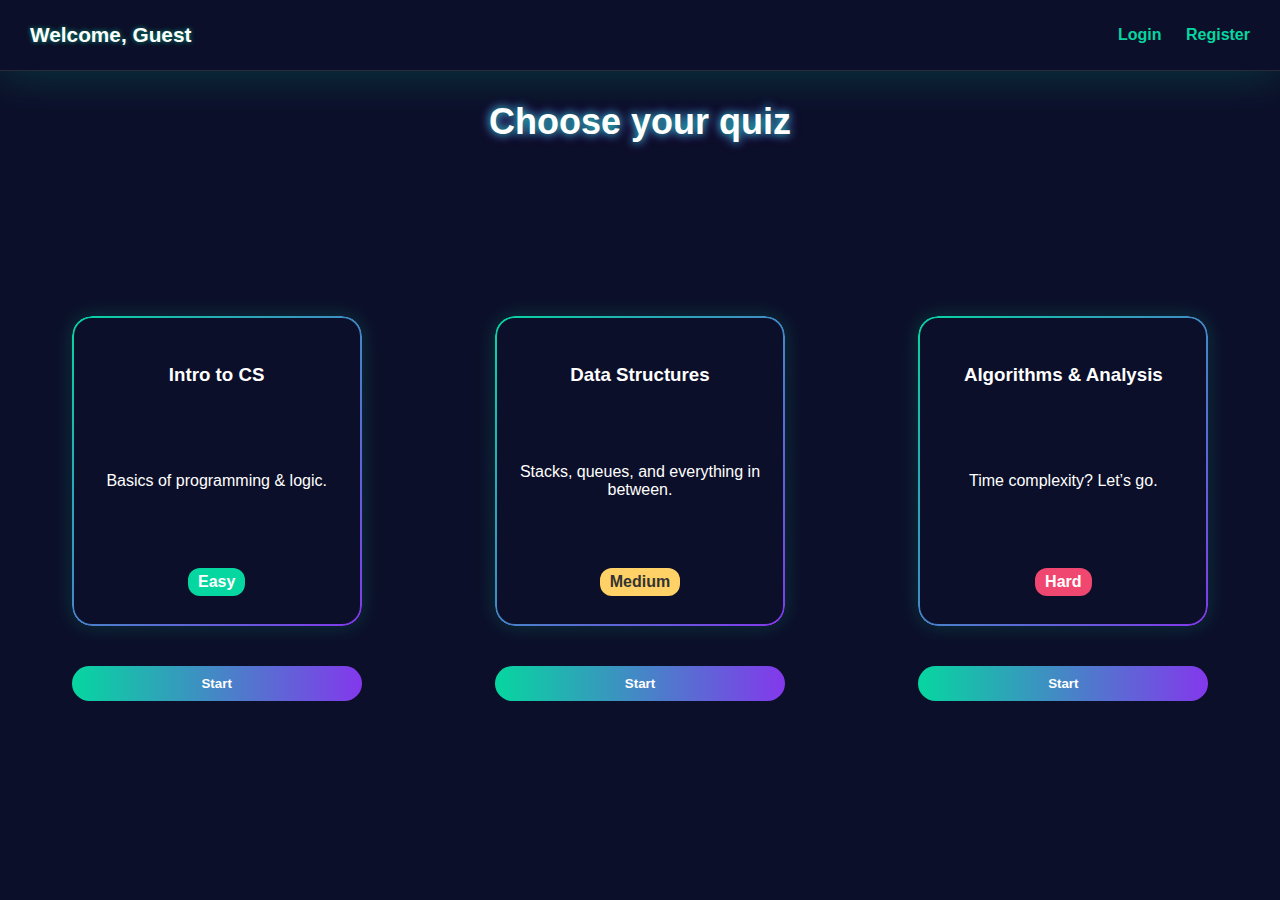
<file: index.html>
<!DOCTYPE html>
<html lang="en">
<head>
    <meta charset="UTF-8">
    <meta name="viewport" content="width=device-width, initial-scale=1.0">
    <title>Home - Quiz App</title>
    <link rel="stylesheet" href="css/style.css">
</head>
<body>
    <nav>
      <div class="nav-left" id="user-status"></div>
      <div class="nav-right" id="nav-links">
        <a href="login.html" id="login-link">Login</a>
        <a href="register.html" id="register-link">Register</a>
      </div>
    </nav>
    <div class="welcome-msg">
        <h2>Choose your quiz</h2>
    </div>
    <div class="user-scores" id="user-scores">
    </div>
      
    <div class="main-container">
        <div class="quiz-container">
            <div class="quiz-box">
                <h3 class="quiz-title">Intro to CS</h3>
                <p class="quiz-description">Basics of programming & logic.</p>
                <span class="difficulty-tag easy">Easy</span>
                
            </div>
            <button class="start-btn">Start</button>
        </div>


        <div class="quiz-container">
            <div class="quiz-box">
                <h3 class="quiz-title">Data Structures</h3>
                <p class="quiz-description">Stacks, queues, and everything in between.</p>
                <span class="difficulty-tag medium">Medium</span>
                
            </div>
            <button class="start-btn">Start</button>
        </div>


        <div class="quiz-container">
            <div class="quiz-box">
                <h3 class="quiz-title">Algorithms & Analysis</h3>
                <p class="quiz-description">Time complexity? Let’s go.</p>
                <span class="difficulty-tag hard">Hard</span>
                
            </div>
            <button class="start-btn">Start</button>
        </div>

    </div>
    <script src="js/questions.js"></script>
    <script src="js/index.js"></script>    
  </body>
</html>
</file>
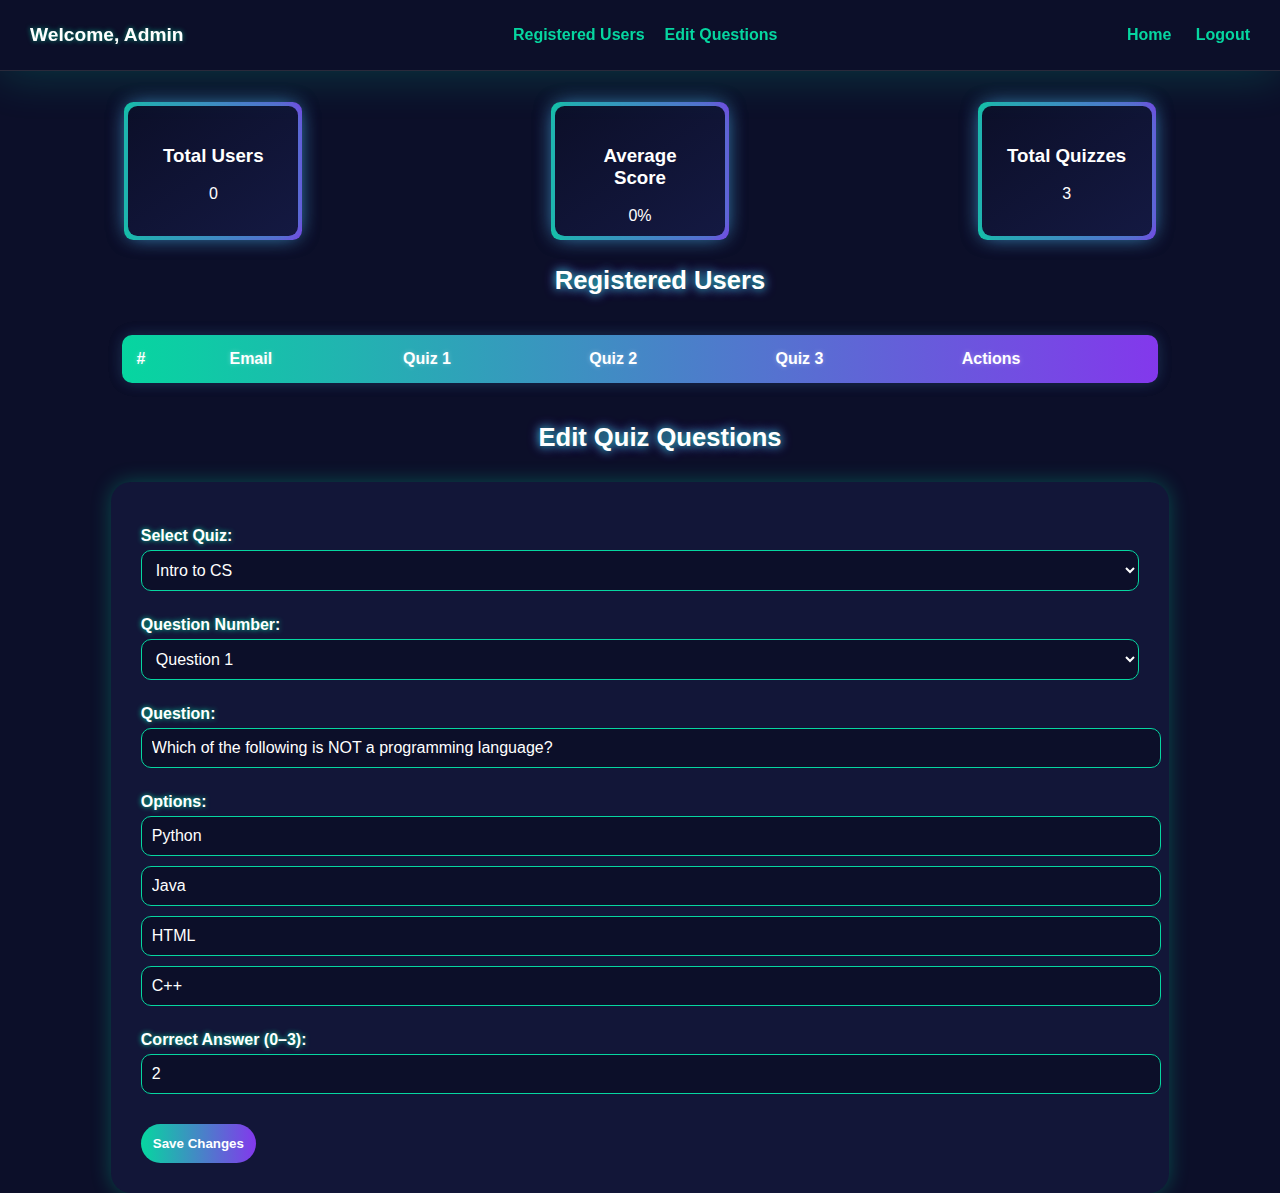
<file: dashboard.html>
<!DOCTYPE html>
<html lang="en">
<head>
  <meta charset="UTF-8" />
  <meta name="viewport" content="width=device-width, initial-scale=1.0"/>
  <title>Admin Dashboard</title>
  <link rel="stylesheet" href="css/dashboard.css" />
</head>
<body class="dashboard-body">
  <header class="dashboard-header">
    <div class="left-head">
      <h2 id="admin-welcome">Welcome</h2>
    </div>
    <div class="middle-head">
      <a href="#users-section" class="nav-middle-link">Registered Users</a>
      <a href="#edit-section" class="nav-middle-link">Edit Questions</a>
    </div>
    <div class="right-head">
      <a href="index.html" id="home-link">Home</a>
      <a href="login.html" id="login-link">Logout</a>
    </div>
  </header>

  <section class="dashboard-stats">
    <div class="stat-card">
      <h3>Total Users</h3>
      <p id="total-users">0</p>
    </div>
    <div class="stat-card">
      <h3>Average Score</h3>
      <p id="average-score">0%</p>
    </div>
    <div class="stat-card">
      <h3>Total Quizzes</h3>
      <p id="total-quizzes">0</p>
    </div>
  </section>

  <section class="dashboard-users" id="users-section">
    <div class="user-table-container">
      <h2 class="registered-title">Registered Users</h2>
      <table>
        <thead>
          <tr>
              <th>#</th>
              <th>Email</th>
              <th>Quiz 1</th>
              <th>Quiz 2</th>
              <th>Quiz 3</th>
              <th>Actions</th>
          </tr>
        </thead>
        <tbody id="users-table-body"></tbody>
      </table>
    </div><h2 class="registered-title">Edit Quiz Questions</h2>
  </section>
  <section class="quiz-edit-container" id="edit-section">
    

    <form id="quiz-edit-form">
      <label for="quiz-selector">Select Quiz:</label>
      <select id="quiz-selector">
        <option value="Intro to CS">Intro to CS</option>
        <option value="Data Structures">Data Structures</option>
        <option value="Algorithms & Analysis">Algorithms & Analysis</option>
      </select>

      <label for="question-number">Question Number:</label>
      <select id="question-number"></select>

      <label for="question-text">Question:</label>
      <input type="text" id="question-text" required />

      <div id="options-container">
        <label>Options:</label>
        <input type="text" class="option-input" data-index="0" placeholder="Option 1" required />
        <input type="text" class="option-input" data-index="1" placeholder="Option 2" required />
        <input type="text" class="option-input" data-index="2" placeholder="Option 3" required />
        <input type="text" class="option-input" data-index="3" placeholder="Option 4" required />
      </div>

      <label for="correct-answer">Correct Answer (0–3):</label>
      <input type="number" id="correct-answer" min="0" max="3" required />

      <button type="submit" id="save-quiz-btn">Save Changes</button>
    </form>
  </section>

  <script src="js/dashboard.js"></script>
</body>
</html>
</file>
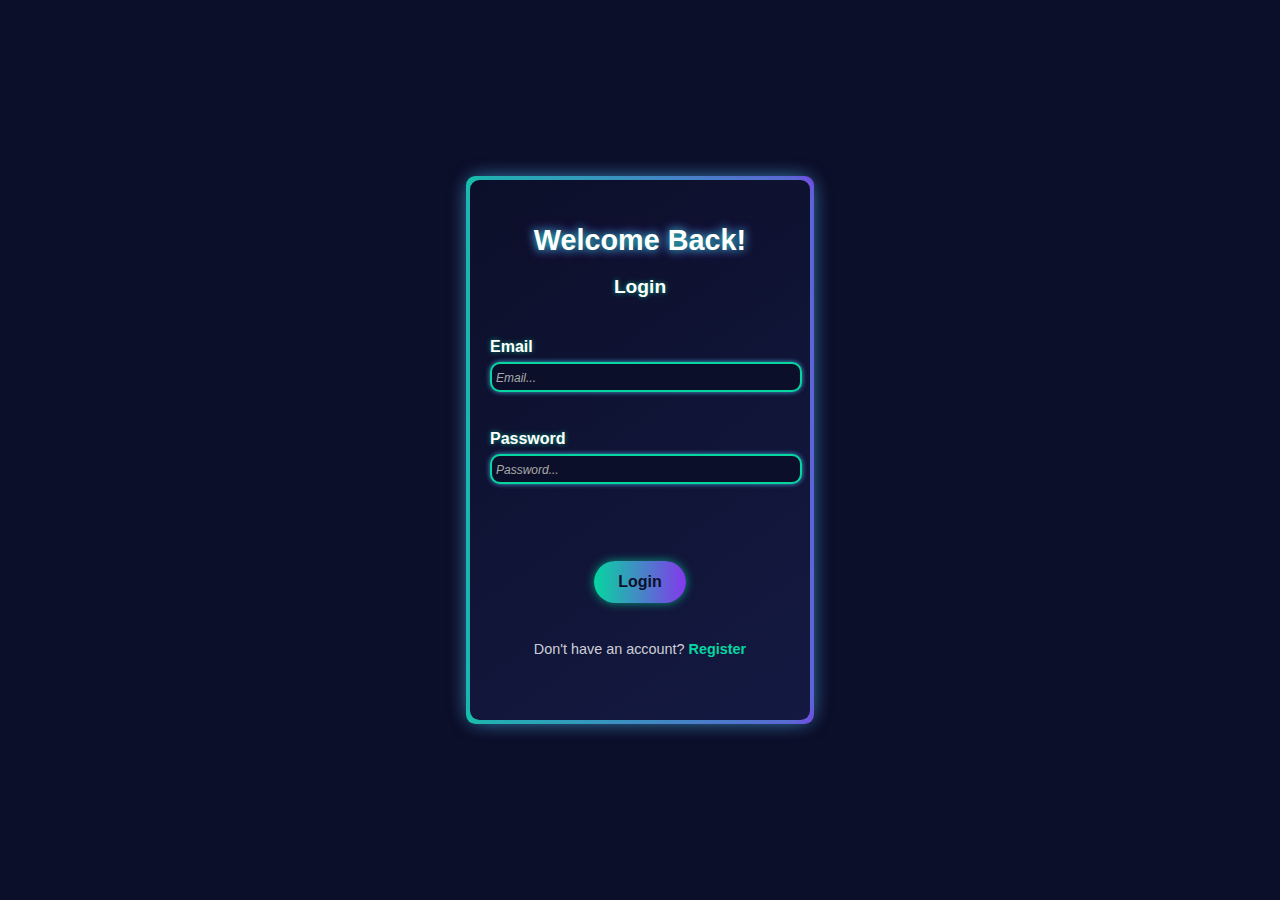
<file: login.html>
<!DOCTYPE html>
<html lang="en">
<head>
    <meta charset="UTF-8">
    <meta name="viewport" content="width=device-width, initial-scale=1.0">
    <title>Login - Quiz App</title>
    <link rel="stylesheet" href="css/login.css">
</head>
<body class="login-body">
    <div class="login-container">
        <h2 id="welcome-title">Welcome Back!</h2>
        <h3 id="login-msg">Login</h3>
        <form id="login-form">
            <div class="input-group" id="email-input">
                <label for="email">Email</label>
                <br>
                <input type="email" id="email" placeholder="Email..." required>
            </div>
            <br>
            <div class="input-group" id="password-input">
                <label for="password">Password</label>
                <br>
                <input type="password" id="password" placeholder="Password..." required>
                <p id="error-msg">error-msg here</p>
            </div>
            <br>
            
            <br>
            <button type="submit" id="login-btn">Login</button>
            <br>
            <p id="register-msg">Don't have an account? <a href="register.html" id="register-link">Register</a></p>
            

        </form>
    </div>
    <script src="js/login.js"></script>

    
</body>
</html>
</file>
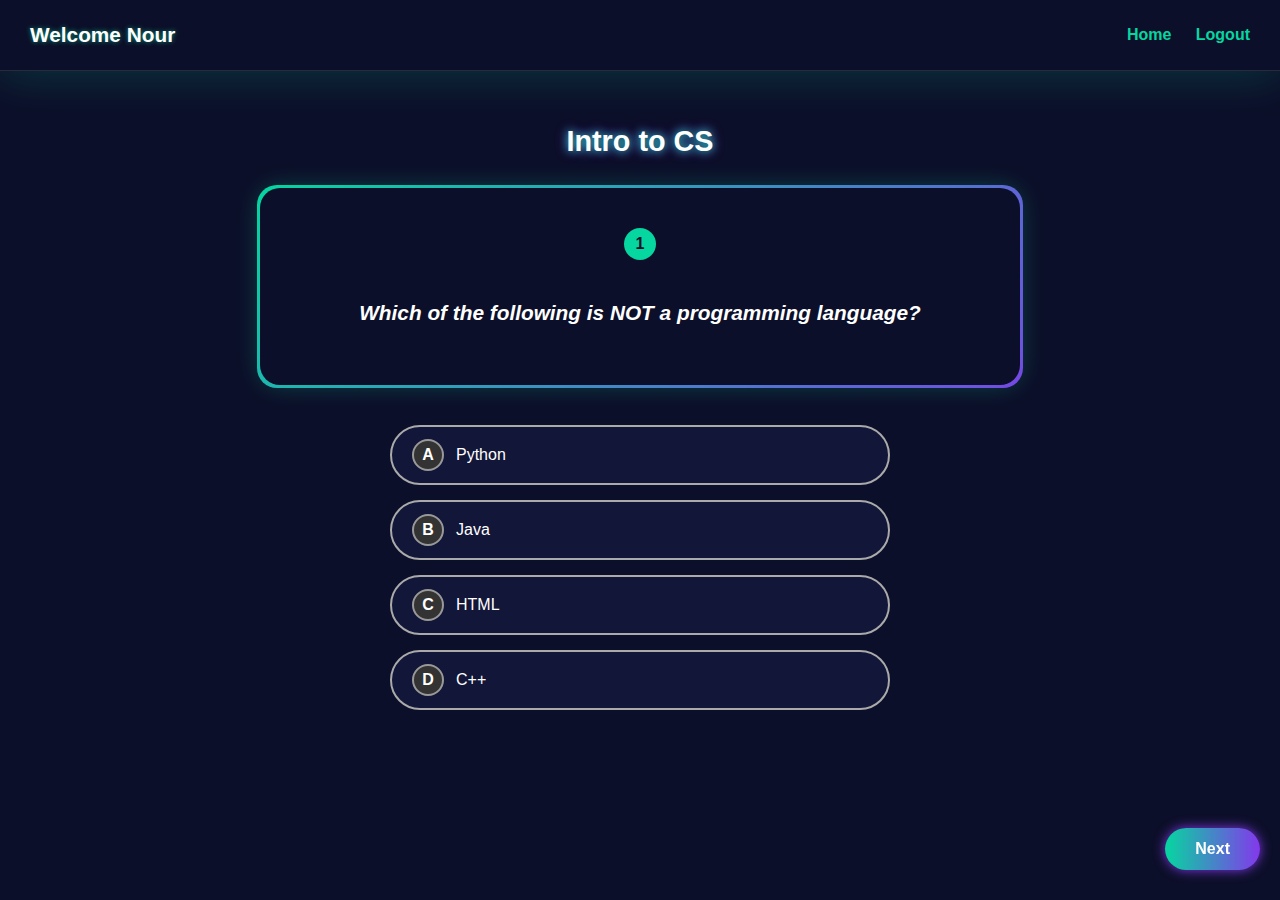
<file: quiz.html>
<!DOCTYPE html>
<html lang="en">
<head>
    <meta charset="UTF-8">
    <meta name="viewport" content="width=device-width, initial-scale=1.0">
    <title>Quiz</title>
    <link rel="stylesheet" href="css/quiz.css" />
</head>
<body>
    <nav>
      <div class="nav-left">Welcome Nour</div>
      <div class="nav-right">
        <a href="index.html">Home</a>
        <a href="login.html">Logout</a>
      </div>
    </nav>

    <div class="quiz-page-container">
      <h2 class="quiz-title">Intro to CS</h2>
  
      
      <div class="question-card">
        <div class="question-number">1</div>
        <p id="question-text"><em>Which of the following is NOT a programming language?</em></p>
      </div>
  
     
      <div class="answers">
        <div class="answer-option"><span class="option-label">A</span> Python</div>
        <div class="answer-option"><span class="option-label">B</span> Java</div>
        <div class="answer-option"><span class="option-label">C</span> HTML</div>
        <div class="answer-option"><span class="option-label">D</span> C++</div>
      </div>
  
      
      <div class="btn-footer">
        <button id="next-btn">Next</button>
      </div>
  
    </div>
    <script src="js/quiz.js"></script>

  </body>
</html>
</file>
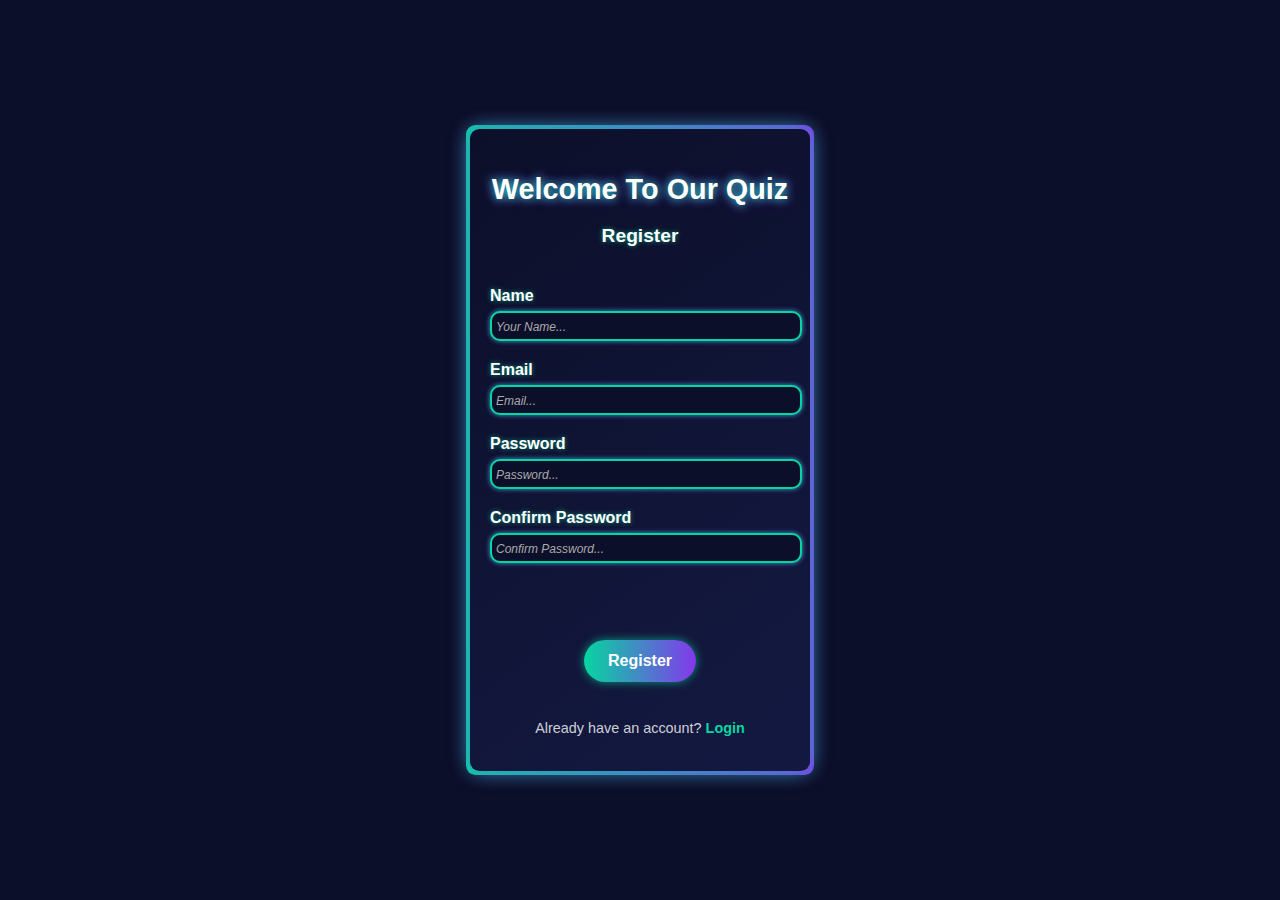
<file: register.html>
<!DOCTYPE html>
<html lang="en">
<head>
    <meta charset="UTF-8">
    <meta name="viewport" content="width=device-width, initial-scale=1.0">
    <title>Register - Quiz App</title>
    <link rel="stylesheet" href="css/register.css">
</head>
<body class="register-body">
    <div class="register-container">
        <h2 id="welcome-title">Welcome To Our Quiz</h2>
        <h3 id="register-msg">Register</h3>
        <form id="register-form">
            <div class="input-group" id="name-input">
                <label for="name">Name</label>
                <br>
                <input type="text" id="name" placeholder="Your Name..." required>
              </div>
              
            <div class="input-group" id="email-input">
                <label for="email">Email</label>
                <br>
                <input type="email" id="email" placeholder="Email..." required>
            </div>
            
            <div class="input-group" id="password-input">
                <label for="password">Password</label>
                <br>
                <input type="password" id="password" placeholder="Password..." required>

                <br>

                <label for="confirm-password">Confirm Password</label>
                <br>
                <input type="password" id="confirm-password" placeholder="Confirm Password..." required>
                <p id="error-msg">error-msg here</p>
            </div>
            <br>
            
            <br>
            <button type="submit" id="register-btn">Register</button>
            <br>
            <p id="login-msg">Already have an account? <a href="login.html" id="login-link">Login</a></p>
            

        </form>
    </div>
    <script src="js/register.js"></script>

    
</body>
</html>
</file>
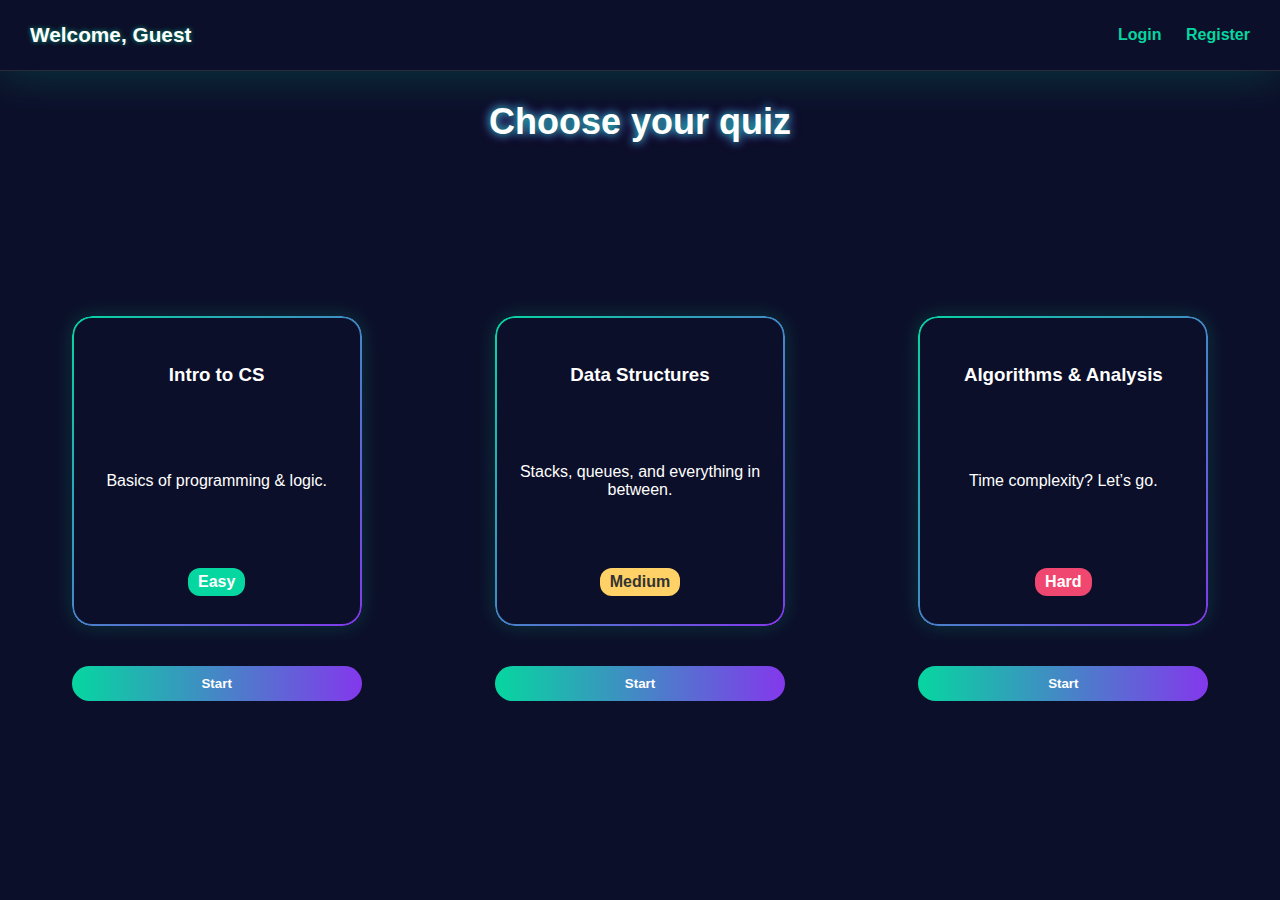
<file: score.html>
<!DOCTYPE html>
<html lang="en">
<head>
  <meta charset="UTF-8" />
  <meta name="viewport" content="width=device-width, initial-scale=1.0"/>
  <title>Quiz Result</title>
  <link rel="stylesheet" href="css/score.css" />
</head>
<body>
  <nav>
    <div class="nav-left"><h2 id="user-status">Welcome</h2></div>
    <div class="nav-right">
      <a href="index.html">Home</a>
      <a href="login.html">Logout</a>
    </div>
  </nav>

  <div class="score-container">
    <h1 class="quiz-finish-title">You finished the quiz!</h1>
    <h2 class="quiz-name">Intro to CS</h2>
    <p class="score">Your Score: <span id="score-percent">90%</span></p>
    <p class="details">Correct Answers: <span id="correct-count">3</span>/3</p>

    <div class="result-buttons">
      <button onclick="location.href='index.html'">Back to Home</button>
      <button onclick="location.href='quiz.html'">Retake Quiz</button>
    </div>
  </div>
  <script src="js/score.js"></script>

</body>
</html>
</file>
<file: css/style.css>
body{
    background-color: #0c0f29;
    color: white;
    font-family: 'Segoe UI', Tahoma, Geneva, Verdana, sans-serif;
    justify-content: center;
    align-items: center;
    width: 100%;
    height: 100vh;
    margin: 0;
}

nav {
    display: flex;
    justify-content: space-between;
    align-items: center;
    padding: 15px 30px;
    height: 40px;
    background: #0c0f29;
    border-bottom: 1px solid #2a2a3b;
    box-shadow: 0 5px 45px rgba(6, 214, 160, 0.2);
    position: sticky;
    top: 0;
    z-index: 10;
  }
  

.welcome-msg{
    text-shadow: 0 0 8px #06d6a0, 0 0 12px #8338ec;
    text-align: center;
    margin-top: 10px;
    padding-top: px;
    font-size: 1.5rem;

}

.nav-left {
    font-size: 1.3rem;
    font-weight: 600;
    color: #ffffff;
    text-shadow: 0 0 5px #06d6a0aa;
  }

  .nav-right a {
    margin-left: 20px;
    text-decoration: none;
    color: #06d6a0;
    font-weight: 600;
    transition: 0.3s;
  }
  
  .nav-right a:hover {
    color: #8338ec;
    text-shadow: 0 0 8px #8338ecaa;
  }

  .main-container {
    display: flex;
    justify-content: space-around;
    flex-wrap: wrap;
    padding: 40px 20px;
    gap: 30px;
  }

  .quiz-container {
    display: flex;
    flex-direction: column;
    align-items: center;
    gap: 10px;
  }
  .quiz-box {
    position: relative;
    background-color: #0c0f29;
    border-radius: 20px;
    padding: 30px 20px;
    z-index: 1;
    height: 250px;
    width: 250px;
    display: flex;
    flex-direction: column;
    justify-content: space-between;
    align-items: center;
    text-align: center;
    box-shadow: 0 0 20px rgba(6, 214, 160, 0.2);
    overflow: hidden;
    background-clip: padding-box;
  }
  
  .quiz-box::before {
    content: "";
    position: absolute;
    top: 0;
    left: 0;
    right: 0;
    bottom: 0;
    border-radius: 20px;
    padding: 2px;
    background: linear-gradient(135deg, #06d6a0, #8338ec);
    z-index: -1;
    mask: 
      linear-gradient(#fff 0 0) content-box, 
      linear-gradient(#fff 0 0);
    mask-composite: exclude;
    -webkit-mask-composite: xor;
    pointer-events: none;
  }
  
  .quiz-box:hover {
    transform: translateY(-5px);
    box-shadow: 0 0 20px #8338ecaa, 0 0 25px #06d6a0aa;
  }
  
  
  .difficulty-tag {
    display: inline-block;
    margin-top: 10px;
    padding: 5px 10px;
    border-radius: 12px;
    font-weight: bold;
    color: #fff;
  }
  
  .easy {
    background: #06d6a0;
  }
  
  .medium {
    background: #ffd166;
    color: #333;
  }
  
  .hard {
    background: #ef476f;
  }

  .start-btn {
    margin-top: 30px;
    padding: 10px 25px;
    border-radius: 30px;
    background: linear-gradient(90deg, #06d6a0, #8338ec);
    color: #0c0f29;
    font-weight: bold;
    border: none;
    cursor: pointer;
    width: 100%;
    color: white;
  }
  
  
  .start-btn:hover {
    box-shadow: 0 0 12px #8338ec;
  }

  .user-scores {
    visibility: visible;
    position: relative;
    width: 90%;
    margin: 0 auto 20px;
    background: #121638;
    border-radius: 15px;
    padding: 0px;
    text-align: center;
    box-shadow: 0 0 10px rgba(6, 214, 160, 0.3);
    height: 83px;
  }
  
  
  .user-scores h3 {
    font-size: 1.4rem;
    margin-bottom: 10px;
    text-shadow: 0 0 5px #06d6a0;
    padding-top: 10px;
  }
  
  .user-scores p {
    display: inline-block;
    margin: 5px 15px;
    font-size: 1rem;
    padding-bottom: 10px;
}


@media (max-width: 600px) {
  .user-scores {
    display: flex;
    flex-direction: column;
    align-items: center;
    padding: 15px 10px;
    height: auto;
    margin-bottom: 25px;
    gap: 6px;
  }

  .user-scores h3 {
    font-size: 1.2rem;
    margin-bottom: 5px;
  }

  .user-scores p {
    margin: 0;
    font-size: 0.95rem;
    line-height: 1.6;
  }

  .quiz-container {
    width: 100%;
    margin-bottom: 20px;
  }

  .main-container {
    flex-direction: column;
    align-items: center;
    gap: 20px;
    padding: 10px;
  }

  .quiz-box {
    width: 90%;
  }

  nav {
    flex-direction: column;
    align-items: center;
    gap: 10px;
    padding: 10px;
    height: 60px;
  }

  .nav-left, .nav-right {
    text-align: center;
  }
}
</file>
<file: css/dashboard.css>
body{
    background-color: #0c0f29;
    color: white;
    font-family: 'Segoe UI', Tahoma, Geneva, Verdana, sans-serif;
    justify-content: center;
    align-items: center;
    width: 100%;
    height: 100vh;
    margin: 0;
}
.dashboard-stats{
    display: flex;
    justify-content: space-between;
    margin-top: 15px;
    padding-top: 20px;
}

.stat-card {
    
    margin: auto;
    position: relative;
    box-shadow: 0 0 20px #06d6a0aa, 0 0 20px #8338ecaa;
    padding: 20px;
    border-radius: 0.25cm;
    background: linear-gradient(145deg, #0c0f29, #141942);
    text-align: center;
    height: 90px;
    width: 130px;
}

.stat-card::before{
    
    content: "";
    position: absolute;
    top: -4px;
    left: -4px;
    right: -4px;
    bottom: -4px;
    border-radius: 0.25cm;
    background: linear-gradient(90deg, #06d6a0, #8338ec);
    z-index: -1;
    
}

.dashboard-header {
    display: flex;
    justify-content: space-between;
    align-items: center;
    padding: 15px 30px;
    height: 40px;
    background: #0c0f29;
    border-bottom: 1px solid #2a2a3b;
    box-shadow: 0 5px 45px rgba(6, 214, 160, 0.2);
    position: sticky;
    top: 0;
    z-index: 10;
  }

.left-head {
    font-size: 0.8rem;
    font-weight: 600;
    color: #ffffff;
    text-shadow: 0 0 5px #06d6a0aa;
  }

.right-head a {
    margin-left: 20px;
    text-decoration: none;
    color: #06d6a0;
    font-weight: 600;
    transition: 0.3s;
  }

  .right-head a:hover {
    color: #8338ec;
    text-shadow: 0 0 8px #8338ecaa;
  }

  table {
    width: 90%;
    margin: 40px auto;
    border-collapse: collapse;
    background: #0c0f29;
    box-shadow: 0 0 15px rgba(6, 214, 160, 0.15), 0 0 15px rgba(131, 56, 236, 0.15);
    border-radius: 10px;
    overflow: hidden;
}

thead {
    background: linear-gradient(90deg, #06d6a0, #8338ec);
    color: white;
    font-weight: bold;
    text-align: left;
}

thead th {
    padding: 15px;
    text-shadow: 0 0 5px rgba(255, 255, 255, 0.3);
}

tbody td {
    padding: 12px 15px;
    border-bottom: 1px solid #2a2a3b;
    color: #fff;
}

tbody tr:nth-child(even) {
    background-color: #141942;
}

tbody tr:hover {
    background-color: #1a1f3d;
    
}

.delete-btn {
    background: linear-gradient(90deg, #ef476f, #ff6b6b);
    border: none;
    color: white;
    padding: 6px 12px;
    border-radius: 20px;
    cursor: pointer;
    font-weight: bold;
}

.delete-btn:hover {
    box-shadow: 0 0 8px #ef476f;
}

.user-table-container {
    max-width: 90%;
    margin: 0 auto;
    margin-top: 30px;
}

.registered-title {
    font-size: 1.6rem;
    font-weight: bold;
    text-shadow: 0 0 8px #06d6a0, 0 0 12px #8338ec;
    margin-bottom: 10px;
    margin-left: 40px;
    
}

.middle-head {
    display: flex;
    gap: 20px;
  }
  
  .nav-middle-link {
    font-weight: bold;
    color: #06d6a0;
    text-decoration: none;
    transition: 0.3s;
  }
  
  .nav-middle-link:hover {
    color: #8338ec;
    text-shadow: 0 0 8px #8338ecaa;
  }
  
  .quiz-edit-container {
    max-width: 78%;
    margin: 30px auto 60px;
    background-color: #121638;
    padding: 30px;
    border-radius: 20px;
    box-shadow: 0 0 20px rgba(6, 214, 160, 0.3);
    
  }
  
  .quiz-edit-container label {
    font-weight: bold;
    display: block;
    margin-top: 15px;
    margin-bottom: 5px;
    text-shadow: 0 0 5px #06d6a0;
  }
  
  .quiz-edit-container input,
  .quiz-edit-container select {
    width: 100%;
    padding: 10px;
    font-size: 1rem;
    background: #0c0f29;
    border: 1px solid #06d6a0;
    border-radius: 10px;
    color: white;
    font-family: inherit;
    margin-bottom: 10px;
  }
  
  #save-quiz-btn {
    margin-top: 20px;
    padding: 12px;
    font-weight: bold;
    background: linear-gradient(90deg, #06d6a0, #8338ec);
    border: none;
    color: white;
    border-radius: 30px;
    cursor: pointer;
    transition: 0.3s ease;
  }
  
  #save-quiz-btn:hover {
    box-shadow: 0 0 12px #8338ec, 0 0 8px #06d6a0;
    transform: scale(1.03);
  }
  
.registered-title{
    text-align: center;
}
  
   .option-input {
    margin-bottom: 10px;
  }


  @media (max-width: 768px) {
    .dashboard-header {
      flex-direction: column;
      height: auto;
      gap: 10px;
      padding: 20px;
      align-items: flex-start;
    }
  
    .middle-head {
      flex-direction: column;
      align-items: flex-start;
    }
  
    .dashboard-stats {
      flex-direction: column;
      align-items: center;
      gap: 20px;
    }
  
    .stat-card {
      width: 80%;
    }
  
    .user-table-container,
    .quiz-edit-container {
      width: 95% !important;
      padding: 20px;
    }
  
    table {
      font-size: 0.9rem;
    }
  
    thead th, tbody td {
      padding: 10px;
    }
  
    .registered-title {
      font-size: 1.3rem;
      margin-left: 0;
    }
  
    .quiz-edit-container input,
    .quiz-edit-container select {
      font-size: 0.95rem;
    }
  
    #save-quiz-btn {
      width: 100%;
    }
  }
</file>
<file: css/login.css>
.login-body{
    background-color: #0c0f29;
    color: white;
    font-family: 'Segoe UI', Tahoma, Geneva, Verdana, sans-serif;
    display: flex;
    justify-content: center;
    align-items: center;
    width: 100%;
    height: 100vh;
    margin: 0;
}

.login-container{
    margin: auto;
    position: relative;
    box-shadow: 0 0 20px #06d6a0aa, 0 0 20px #8338ecaa;
    padding: 20px;
    border-radius: 0.25cm;
    background: linear-gradient(145deg, #0c0f29, #141942);
    max-width: 400px; 
    min-width: 300px;
    min-height: 500px; 
    
}

.login-container::before {
    content: "";
    position: absolute;
    top: -4px;
    left: -4px;
    right: -4px;
    bottom: -4px;
    border-radius: 0.25cm;
    background: linear-gradient(90deg, #06d6a0, #8338ec);
    z-index: -1;
}


.input-group input{
    width: 100%;
    max-width: 100%;
    border: 2px solid #06d6a0;
    box-shadow: 0 0 5px #06d6a0aa, 0 0 5px #8338ecaa;
    border-radius: 10px;
    padding: 4px;
    background-color: #0c0f29;
    color: white;
    font-size: 1rem;
    

}

.input-group input::placeholder {
    color: #aaa;
    font-style: italic;
    font-size: 0.75rem;
}
  
label {
    font-size: 1rem;
    font-weight: 600;
    color: #ffffff;
    text-shadow: 0 0 5px #06d6a0aa;
    margin-bottom: 6px;
    margin-top: 20px;
    display: inline-block;
}

#welcome-title {
    font-size: 1.8rem;
    font-weight: 700;
    color: white;
    text-shadow: 0 0 8px #06d6a0, 0 0 12px #8338ec;
    margin-bottom: 10px;
    text-align: center;
}

#login-msg {
    font-size: 1.2rem;
    font-weight: 600;
    color: #ffffff;
    text-shadow: 0 0 5px #06d6a0aa;
    margin-bottom: 20px;
    text-align: center;
}

#error-msg {
    visibility: hidden;
    color: #ff4d6d;
    font-size: 0.7rem;
    font-weight: 500;
    text-shadow: 0 0 4px #ff4d6d88;
    margin-top: 0px;
    min-height: 20px;
    padding-left: 3px;
}

#login-btn {

    display: block;
    margin: 20px auto 0 auto;
    background: linear-gradient(90deg, #06d6a0, #8338ec);
    color: #0c0f29;
    border: none;
    padding: 12px 24px;
    border-radius: 50px;
    font-size: 1rem;
    font-weight: bold;
    cursor: pointer;
    margin-top: 10px;
    box-shadow: 0 0 10px #06d6a0aa;
  }

  #login-btn:hover {
    box-shadow: 0 0 10px #8338ecaa, 0 0 20px #06d6a0aa;
    
  }

  #register-msg {
    font-size: 0.9rem;
    color: #ffffffcc;
    text-align: center;
    margin-top: 20px;
  }

  #register-link {
    color: #06d6a0;
    text-decoration: none;
    font-weight: bold;
    transition: 0.3s;
  }
  
  #register-link:hover {
    color: #8338ec;
    text-shadow: 0 0 6px #8338ecaa;
  }
</file>
<file: css/quiz.css>
body{
    background-color: #0c0f29;
    color: white;
    font-family: 'Segoe UI', Tahoma, Geneva, Verdana, sans-serif;
    justify-content: center;
    align-items: center;
    width: 100%;
    height: 100vh;
    margin: 0;
}

nav {
    display: flex;
    justify-content: space-between;
    align-items: center;
    padding: 15px 30px;
    height: 40px;
    background: #0c0f29;
    border-bottom: 1px solid #2a2a3b;
    box-shadow: 0 5px 45px rgba(6, 214, 160, 0.2);
    position: sticky;
    top: 0;
    z-index: 10;
  }
  
  .nav-left {
    font-size: 1.3rem;
    font-weight: 600;
    color: #ffffff;
    text-shadow: 0 0 5px #06d6a0aa;
  }

  .nav-right a {
    margin-left: 20px;
    text-decoration: none;
    color: #06d6a0;
    font-weight: 600;
    transition: 0.3s;
  }
  
  .nav-right a:hover {
    color: #8338ec;
    text-shadow: 0 0 8px #8338ecaa;
  }

  .quiz-page-container {
    display: flex;
    flex-direction: column;
    align-items: center;
    padding-top: 30px;
    text-align: center;
  }
  
  .quiz-title {
    font-size: 1.8rem;
    font-weight: bold;
    margin-bottom: 30px;
    text-shadow: 0 0 8px #06d6a0, 0 0 12px #8338ec;
  }
  .question-card {
    background: #0c0f29;
    padding: 40px 30px;
    border-radius: 20px;
    width: 60%;
    max-width: 700px;
    box-shadow: 0 0 25px rgba(6, 214, 160, 0.3);
    position: relative;
    margin-bottom: 40px;
  }
  
  .question-card::before {
    content: "";
    position: absolute;
    top: -3px;
    left: -3px;
    right: -3px;
    bottom: -3px;
    border-radius: 20px;
    background: linear-gradient(135deg, #06d6a0, #8338ec);
    z-index: -1;
  }


  .question-number {
    background: #06d6a0;
    color: #0c0f29;
    font-weight: bold;
    width: 32px;
    height: 32px;
    border-radius: 50%;
    display: inline-flex;
    align-items: center;
    justify-content: center;
    margin-bottom: 20px;
    font-size: 1rem;
  }
  
  
#question-text {
    font-size: 1.3rem;
    font-style: italic;
    font-weight: 600;
  }

  .answers {
    display: flex;
    flex-direction: column;
    gap: 15px;
    width: 100%;
    max-width: 500px;
  }

  .answer-option {
    display: flex;
    align-items: center;
    justify-content: flex-start;
    gap: 12px;
    border: 2px solid #aaa;
    border-radius: 50px;
    padding: 12px 20px;
    background-color: #121638;
    color: white;
    cursor: pointer;
    font-size: 1rem;
    transition: 0.3s ease;
  }

  .answer-option:hover {
    border-color: #06d6a0;
    box-shadow: 0 0 10px #06d6a0aa;
  }

  .answer-option.selected {
    background: linear-gradient(90deg, #06d6a0, #8338ec);
    color: #0c0f29;
    font-weight: bold;
  }

  .option-label {
    display: inline-block;
    width: 28px;
    height: 28px;
    border-radius: 50%;
    background: #333;
    color: white;
    text-align: center;
    line-height: 28px;
    font-weight: bold;
    border: 2px solid #999;
  }
  
  .btn-footer {
    position: fixed;
    bottom: 30px;
    right: 20px; 
    z-index: 100;
  }
  
  @media (max-width: 600px) {
    .btn-footer {
      right: 10px;
      bottom: 20px;
    }
  }
  
  
  #next-btn {
    padding: 12px 30px;
    border-radius: 30px;
    background: linear-gradient(90deg, #06d6a0, #8338ec);
    color: white;
    font-weight: bold;
    border: none;
    cursor: pointer;
    font-size: 1rem;
    box-shadow: 0 0 12px #8338ec;
  }
  
  #next-btn:hover {
    box-shadow: 0 0 20px #06d6a0, 0 0 20px #8338ec;
  }
</file>
<file: css/register.css>
.register-body{
    background-color: #0c0f29;
    color: white;
    font-family: 'Segoe UI', Tahoma, Geneva, Verdana, sans-serif;
    display: flex;
    justify-content: center;
    align-items: center;
    width: 100%;
    height: 100vh;
    margin: 0;
}

.register-container{
    margin: auto;
    position: relative;
    box-shadow: 0 0 20px #06d6a0aa, 0 0 20px #8338ecaa;
    padding: 20px;
    border-radius: 0.25cm;
    background: linear-gradient(145deg, #0c0f29, #141942);
    max-width: 400px; 
    min-width: 300px;
     

    
}

.register-container::before {
    content: "";
    position: absolute;
    top: -4px;
    left: -4px;
    right: -4px;
    bottom: -4px;
    border-radius: 0.25cm;
    background: linear-gradient(90deg, #06d6a0, #8338ec);
    z-index: -1;
}


.input-group input{
    width: 100%;
    max-width: 100%;
    border: 2px solid #06d6a0;
    box-shadow: 0 0 5px #06d6a0aa, 0 0 5px #8338ecaa;
    border-radius: 10px;
    padding: 4px;
    background-color: #0c0f29;
    color: white;
    font-size: 1rem;
    

}

.input-group input::placeholder {
    color: #aaa;
    font-style: italic;
    font-size: 0.75rem;
}
  
label {
    font-size: 1rem;
    font-weight: 600;
    color: #ffffff;
    text-shadow: 0 0 5px #06d6a0aa;
    margin-bottom: 6px;
    margin-top: 20px;
    display: inline-block;
}

#welcome-title {
    font-size: 1.8rem;
    font-weight: 700;
    color: white;
    text-shadow: 0 0 8px #06d6a0, 0 0 12px #8338ec;
    margin-bottom: 10px;
    text-align: center;
}

#register-msg {
    font-size: 1.2rem;
    font-weight: 600;
    color: #ffffff;
    text-shadow: 0 0 5px #06d6a0aa;
    margin-bottom: 20px;
    text-align: center;
}

#error-msg {
    visibility: hidden;
    color: #ff4d6d;
    font-size: 0.7rem;
    font-weight: 500;
    text-shadow: 0 0 4px #ff4d6d88;
    margin-top: 0px;
    min-height: 20px;
    padding-left: 3px;
}

#register-btn {

    display: block;
    margin: 20px auto 0 auto;
    background: linear-gradient(90deg, #06d6a0, #8338ec);
    color: #0c0f29;
    border: none;
    padding: 12px 24px;
    border-radius: 50px;
    font-size: 1rem;
    font-weight: bold;
    cursor: pointer;
    margin-top: 10px;
    box-shadow: 0 0 10px #06d6a0aa;
    color: white;
  }

  #register-btn:hover {
    box-shadow: 0 0 10px #8338ecaa, 0 0 20px #06d6a0aa;
    
  }

  #login-msg {
    font-size: 0.9rem;
    color: #ffffffcc;
    text-align: center;
    margin-top: 20px;
  }

  #login-link {
    color: #06d6a0;
    text-decoration: none;
    font-weight: bold;
    transition: 0.3s;
  }
  
  #login-link:hover {
    color: #8338ec;
    text-shadow: 0 0 6px #8338ecaa;
  }


  @media (max-width: 600px) {
    .register-body {
      padding: 20px;
      height: auto;
    }
  
    .register-container {
      width: 70%;
      max-width: 100%;
      border-radius: 0.5cm;
      padding: 25px 20px;
    }
  
    #welcome-title {
      font-size: 1.6rem;
    }
  
    #register-msg {
      font-size: 1rem;
    }
  
    .input-group input {
      font-size: 0.95rem;
      padding: 8px;
    }
  
    label {
      font-size: 0.9rem;
    }
  
    #register-btn {
      width: 100%;
      font-size: 1rem;
      padding: 10px;
    }
  
    #login-msg {
      font-size: 0.85rem;
    }
  }
</file>
<file: css/score.css>
body {
  margin: 0;
  padding: 0;
  font-family: 'Segoe UI', Tahoma, Geneva, Verdana, sans-serif;
  background-color: #0c0f29;
  color: white;
  height: 100vh;
  display: flex;
  flex-direction: column;
}
  
nav {
  display: flex;
  justify-content: space-between;
  align-items: center;
  padding: 15px 30px;
  height: 40px;
  background: #0c0f29;
  border-bottom: 1px solid #2a2a3b;
  box-shadow: 0 5px 45px rgba(6, 214, 160, 0.2);
  position: sticky;
  top: 0;
  z-index: 10;
}

.nav-left {
  font-size: 1rem;
  font-weight: 600;
  color: #ffffff;
  text-shadow: 0 0 5px #06d6a0aa;
}

.nav-right a {
  margin-left: 20px;
  text-decoration: none;
  color: #06d6a0;
  font-weight: 600;
  transition: 0.3s;
}

.nav-right a:hover {
  color: #8338ec;
  text-shadow: 0 0 8px #8338ecaa;
}


.score-container {
  flex-grow: 1;
  display: flex;
  flex-direction: column;
  align-items: center;
  justify-content: center;
  text-align: center;
}

h1 {
  font-size: 2.5rem;
  text-shadow: 0 0 8px #06d6a0, 0 0 12px #8338ec;
  margin-bottom: 10px;
}

h2 {
  font-size: 1.5rem;
  margin-bottom: 10px;
}

p {
  font-size: 1.1rem;
  margin: 5px 0;
}


.result-buttons {
  margin-top: 30px;
  display: flex;
  gap: 20px;
}

.result-buttons button {
  background: linear-gradient(90deg, #06d6a0, #8338ec);
  border: none;
  padding: 12px 30px;
  color: white;
  font-weight: bold;
  border-radius: 30px;
  cursor: pointer;
  transition: 0.3s ease;
  box-shadow: 0 0 10px #06d6a0aa;
}

.result-buttons button:hover {
  box-shadow: 0 0 15px #8338ec;
}
</file>
